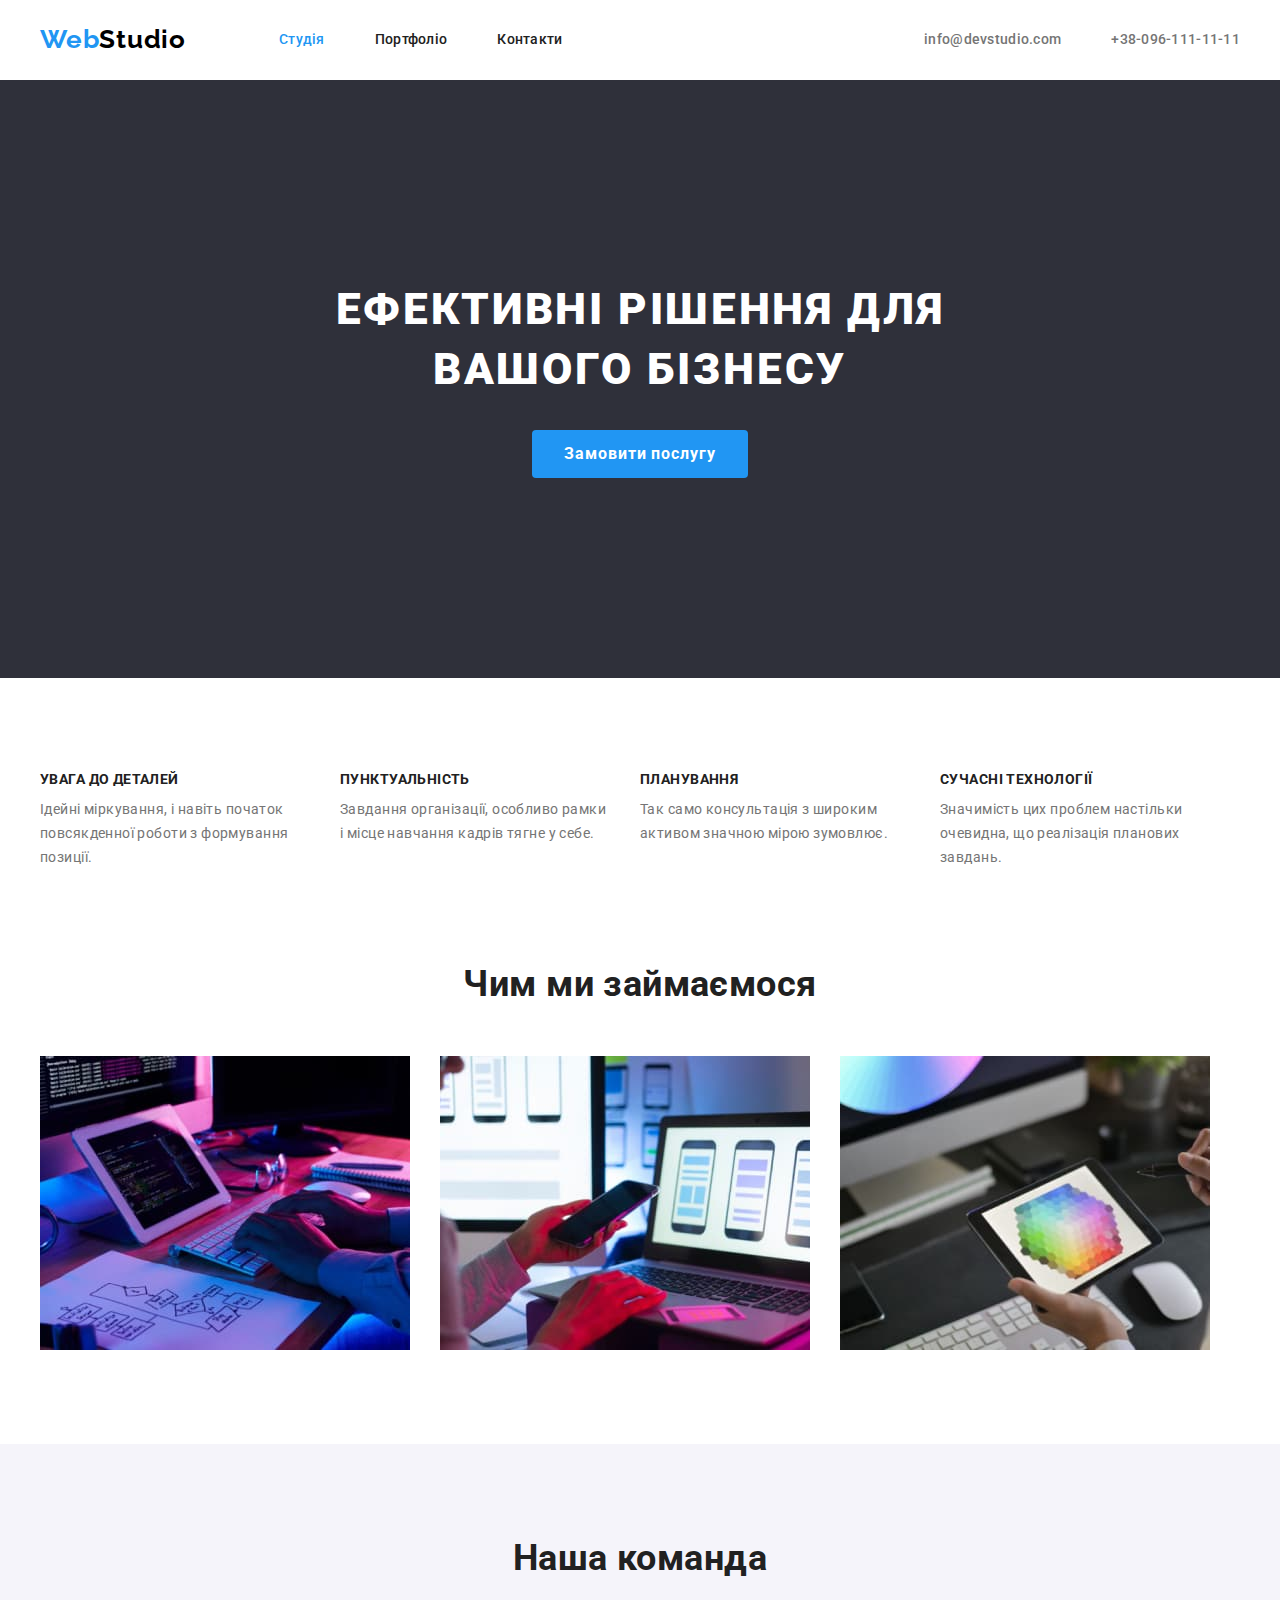
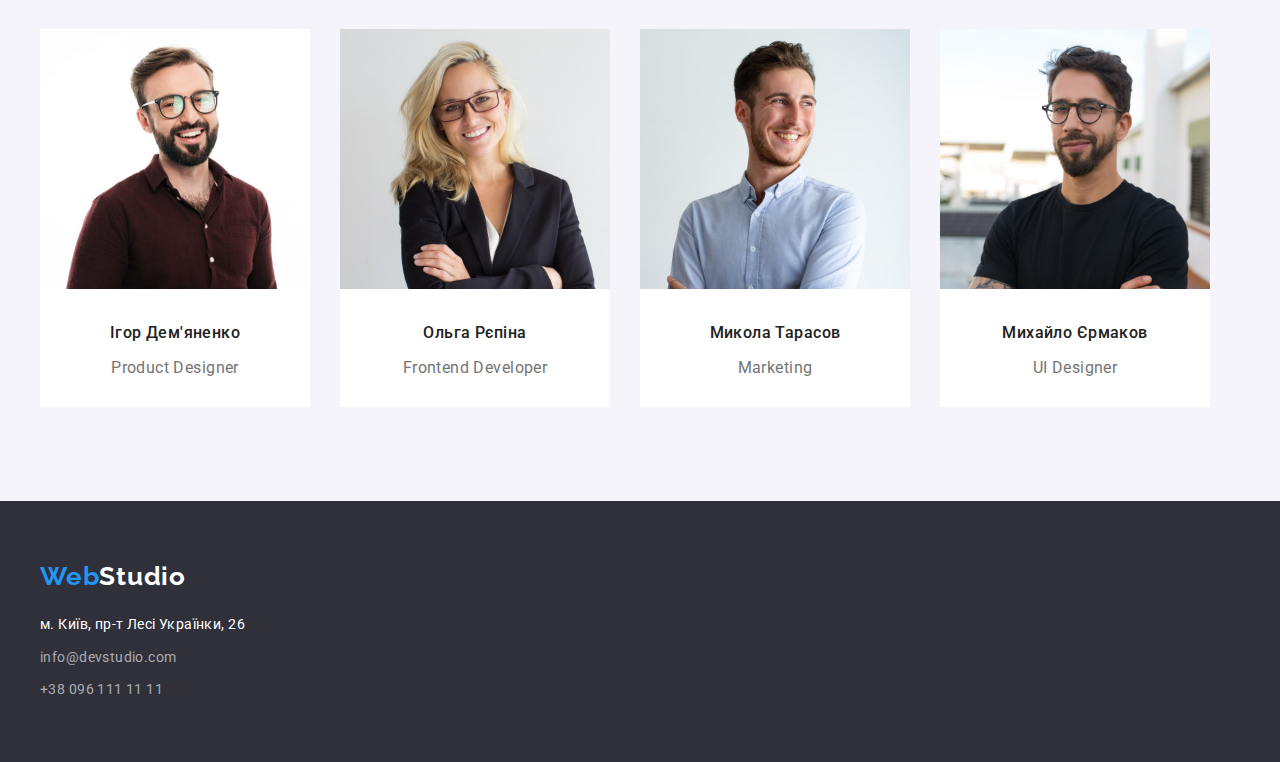
<file: index.html>
<!DOCTYPE html>
<html lang="uk">
  <head>
    <meta charset="UTF-8" />
    <meta http-equiv="X-UA-Compatible" content="IE=edge" />
    <meta name="viewport" content="width=device-width, initial-scale=1.0" />
    <title>Document</title>
    <link
      href="https://fonts.googleapis.com/css2?family=Raleway:wght@700&family=Roboto:wght@400;500;700;900&display=swap"
      rel="stylesheet"
    />
    <link
      rel="stylesheet"
      href="https://cdnjs.cloudflare.com/ajax/libs/modern-normalize/1.1.0/modern-normalize.min.css"
    />
    <link rel="stylesheet" href="./css/styles.css" />
  </head>

  <body class="body">
    <!-- Шапка сайту-->
    <header class="container main-nav">
      <a href="./index.html" class="logo"
        ><span class="logo-web">Web</span>Studio</a
      >
      <ul class="site-nav list">
        <li class="item">
          <a href="./index.html" class="link current">Студія</a>
        </li>
        <li class="item">
          <a href="./portfolio.html" class="link">Портфоліо</a>
        </li>
        <li class="item"><a href="" class="link">Контакти</a></li>
      </ul>
      <ul class="auth-nav list">
        <li class="item">
          <a href="mailto:info@devstudio.com" class="link"
            >info@devstudio.com</a
          >
        </li>
        <li class="item">
          <a href="tel:+380961111111" class="link">+38-096-111-11-11</a>
        </li>
      </ul>
    </header>

    <main>
      <!-- Hero -->
      <section class="hero">
        <div class="container">
        <h1 class="hero-title">Ефективні рішення для вашого бізнесу</h1>
        <a href="" class="button primary">Замовити послугу</a>
        </div>
      </section>

      <!--Переваги компанії-->

      <section class="section">
        <div class="container">
          <h2 hidden>Переваги компанії</h2>
          <ul class="features list">
            <li class="item">
              <h3 class="features-title">УВАГА ДО ДЕТАЛЕЙ</h3>
              <p>
                Ідейні міркування, і навіть початок повсякденної роботи з
                формування позиції.
              </p>
            </li>
            <li class="item">
              <h3 class="features-title">ПУНКТУАЛЬНІСТЬ</h3>
              <p>
                Завдання організації, особливо рамки і місце навчання кадрів
                тягне у себе.
              </p>
            </li>
            <li class="item">
              <h3 class="features-title">ПЛАНУВАННЯ</h3>
              <p>
                Так само консультація з широким активом значною мірою зумовлює.
              </p>
            </li>
            <li class="item">
              <h3 class="features-title">СУЧАСНІ ТЕХНОЛОГІЇ</h3>
              <p>
                Значимість цих проблем настільки очевидна, що реалізація
                планових завдань.
              </p>
            </li>
          </ul>
        </div>
      </section>

      <!--Чим ми займаємося-->

      <section class="section">
        <div class="container">
          <h2 class="title">Чим ми займаємося</h2>
          <ul class="projects list">
            <li class="item">
              <a href="">
                <img
                  src="./images/main/icon1.jpg"
                  alt="Кодинг"
                  width="370"
                  height="294"
                />
              </a>
            </li>
            <li class="item">
              <a href="">
                <img
                  src="./images/main/icon2.jpg"
                  alt="Створення мобільних додатків"
                  width="370"
                  height="294"
                />
              </a>
            </li>
            <li class="item">
              <a href="">
                <img
                  src="./images/main/icon3.jpg"
                  alt="Дизайн"
                  width="370"
                  height="294"
                />
              </a>
            </li>
          </ul>
        </div>
      </section>

      <!--Команда-->

      <section class="workers">
        <div class="container">
          <h2 class="title">Наша команда</h2>
          <ul class="workers-list list">
            <li class="item">
              <img
                src="./images/main/photo1.jpg"
                alt="Ігор Дем'яненко"
                width="270"
                height="260"
              />
              <h3 class="title">Ігор Дем'яненко</h3>
              <p class="position">Product Designer</p>
            </li>
            <li class="item">
              <img
                src="./images/main/photo4.jpg"
                alt="Ольга Рєпіна"
                width="270"
                height="260"
              />
              <h3 class="title">Ольга Рєпіна</h3>
              <p class="position">Frontend Developer</p>
            </li>
            <li class="item">
              <img
                src="./images/main/photo3.jpg"
                alt="Микола Тарасов"
                width="270"
                height="260"
              />
              <h3 class="title">Микола Тарасов</h3>
              <p class="position">Marketing</p>
            </li>
            <li class="item">
              <img
                src="./images/main/photo2.jpg"
                alt="Михайло Єрмаков"
                width="270"
                height="260"
              />
              <h3 class="title">Михайло Єрмаков</h3>
              <p class="position">UI Designer</p>
            </li>
          </ul>
        </div>
      </section>
    </main>

    <!--Футер-->

    <footer class="footer">
      <div class="container">
        <a href="./index.html" class="logo-bottom"
          ><span class="logo-web">Web</span>Studio</a>
        <address>
          <ul class="footer-nav list">
            <li class="item">
              <a
                href="https://goo.gl/maps/Rdk4neuZfdTBpc1s9"
                target="_blank"
                rel="noopener noreferrer nofollow"
                class="footer-adress"
                >м. Київ, пр-т Лесі Українки, 26</a
              >
            </li>
            <li class="item">
              <a href="mailto:info@devstudio.com" class="footer-contact"
                >info@devstudio.com</a
              >
            </li>
            <li class="item">
              <a href="tel:+380961111111" class="footer-contact"
                >+38 096 111 11 11</a
              >
            </li>
          </ul>
        </address>
      </div>
    </footer>
  </body>
</html>
</file>
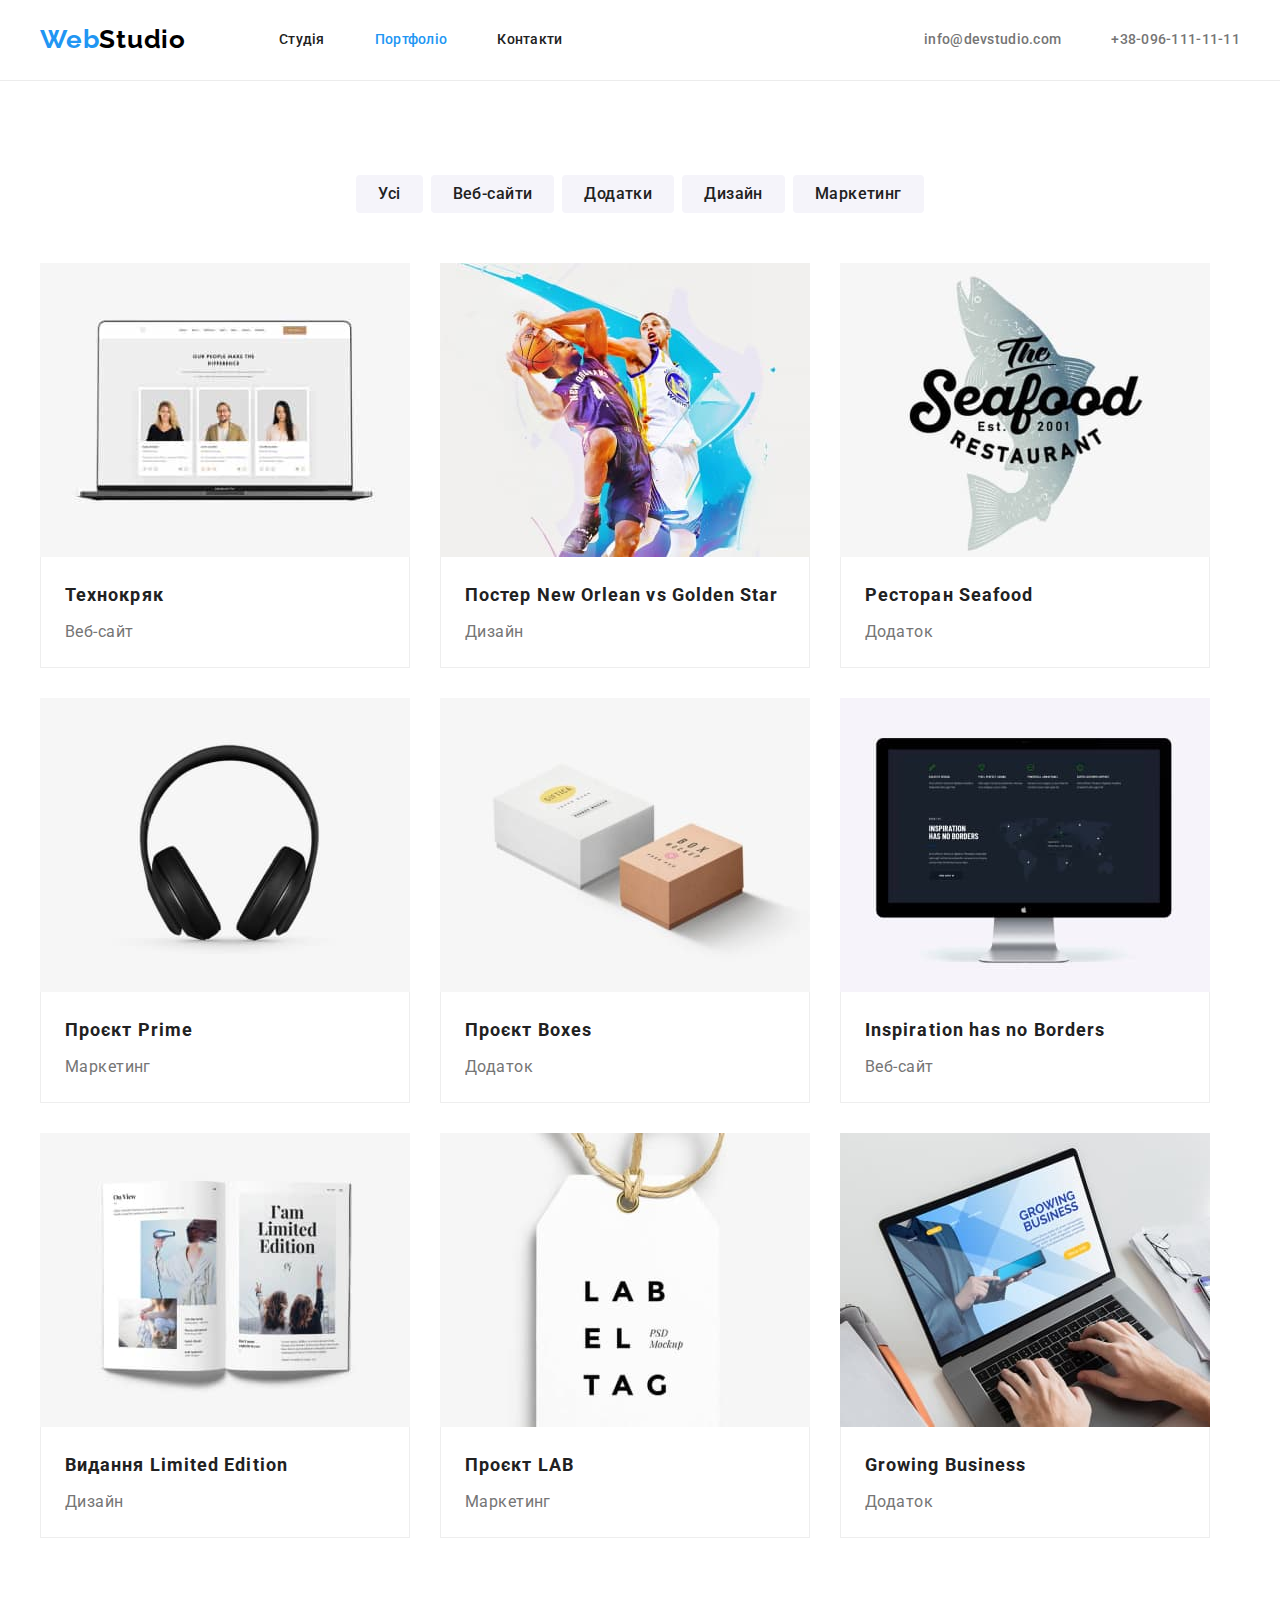
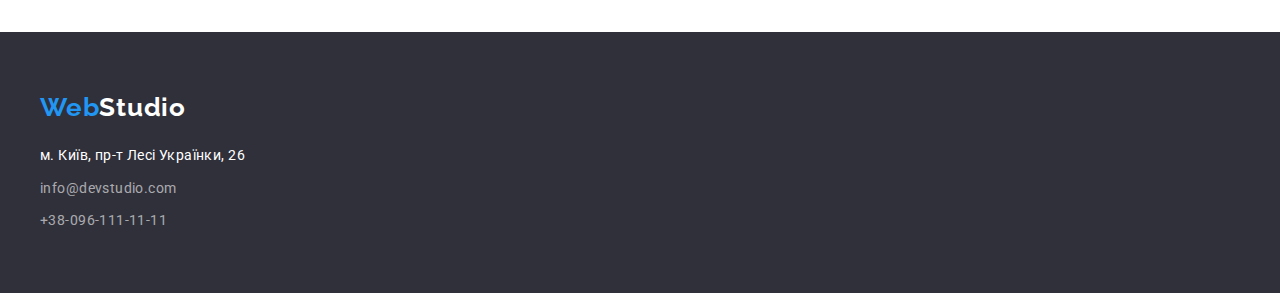
<file: portfolio.html>
<!DOCTYPE html>
<html lang="uk">
  <head>
    <meta charset="UTF-8" />
    <meta http-equiv="X-UA-Compatible" content="IE=edge" />
    <meta name="viewport" content="width=device-width, initial-scale=1.0" />
    <title>Document</title>
    <link
      href="https://fonts.googleapis.com/css2?family=Raleway:wght@700&family=Roboto:wght@400;500;700;900&display=swap"
      rel="stylesheet"
    />
    <link
      rel="stylesheet"
      href="https://cdnjs.cloudflare.com/ajax/libs/modern-normalize/1.1.0/modern-normalize.min.css"
    />
    <link rel="stylesheet" href="./css/styles.css" />
  </head>

  <body class="body">
    <!-- Шапка сайту -->
    <header class="borderbot">
      <div class="container main-nav">
      <a href="./index.html" class="logo"
        ><span class="logo-web">Web</span>Studio</a
      >
      <ul class="site-nav list">
        <li class="item"><a href="./index.html" class="link">Студія</a></li>
        <li class="item">
          <a href="./portfolio.html" class="link current">Портфоліо</a>
        </li>
        <li class="item"><a href="" class="link">Контакти</a></li>
      </ul>
      <ul class="auth-nav list">
        <li class="item">
          <a href="mailto:info@devstudio.com" class="link"
            >info@devstudio.com</a
          >
        </li>
        <li class="item">
          <a href="tel:+380961111111" class="link">+38-096-111-11-11</a>
        </li>
      </ul>
      </div>
    </header>

    <main>
      <!-- Головна -->

      <section class="section">
        <div class="container">
          <h1 hidden>Портфоліо</h1>
          <ul class="portfolio-buttoms list">
            <li class="filter">
              <button type="button" class="button secondary">Усі</button>
            </li>
            <li class="filter">
              <button type="button" class="button secondary">Веб-сайти</button>
            </li>
            <li class="filter">
              <button type="button" class="button secondary">Додатки</button>
            </li>
            <li class="filter">
              <button type="button" class="button secondary">Дизайн</button>
            </li>
            <li class="filter">
              <button type="button" class="button secondary">Маркетинг</button>
            </li>
          </ul>

          <ul class="portfoliolist list">
            <li class="item">
              <img src="./images/portfolio.img/img-1.jpg" alt="Технокряк" />
              <div class="card-text">
                <h2 class="ptitle">Технокряк</h2>
                <p class="filter">Веб-сайт</p>
              </div>
            </li>
            <li class="item">
              <img
                src="./images/portfolio.img/img-2.jpg"
                alt="New Orlean vs Golden Star"
              />
              <div class="card-text">
                <h2 class="ptitle">Постер New Orlean vs Golden Star</h2>
                <p class="filter">Дизайн</p>
              </div>
            </li>
            <li class="item">
              <img
                src="./images/portfolio.img/img-3.jpg"
                alt="Ресторан Seafood"
              />
              <div class="card-text">
                <h2 class="ptitle">Ресторан Seafood</h2>
                <p class="filter">Додаток</p>
              </div>
            </li>
            <li class="item">
              <img src="./images/portfolio.img/img-4.jpg" alt="Проєкт Prime" />
              <div class="card-text">
                <h2 class="ptitle">Проєкт Prime</h2>
                <p class="filter">Маркетинг</p>
              </div>
            </li>
            <li class="item">
              <img src="./images/portfolio.img/img-5.jpg" alt="Пороєкт Boxes" />
              <div class="card-text">
                <h2 class="ptitle">Проєкт Boxes</h2>
                <p class="filter">Додаток</p>
              </div>
            </li>
            <li class="item">
              <img
                src="./images/portfolio.img/img-6.jpg"
                alt="Inspiration has no Borders"
              />
              <div class="card-text">
                <h2 class="ptitle">Inspiration has no Borders</h2>
                <p class="filter">Веб-сайт</p>
              </div>
            </li>
            <li class="item">
              <img
                src="./images/portfolio.img/img-7.jpg"
                alt="Видання Limited Edition"
              />
              <div class="card-text">
                <h2 class="ptitle">Видання Limited Edition</h2>
                <p class="filter">Дизайн</p>
              </div>
            </li>
            <li class="item">
              <img src="./images/portfolio.img/img-8.jpg" alt="Проєкт LAB" />
              <div class="card-text">
                <h2 class="ptitle">Проєкт LAB</h2>
                <p class="filter">Маркетинг</p>
              </div>
            </li>
            <li class="item">
              <img
                src="./images/portfolio.img/img-9.jpg"
                alt="Growing Business"
              />
              <div class="card-text">
                <h2 class="ptitle">Growing Business</h2>
                <p class="filter">Додаток</p>
              </div>
            </li>
          </ul>
        </div>
      </section>
    </main>

    <!-- Футер -->
    <footer class="footer">
      <div class="container">
        <a href="./index.html" class="logo-bottom"
          ><span class="logo-web">Web</span>Studio</a
        >
        <address>
          <ul class="footer-nav list">
            <li class="item">
              <a
                href="https://goo.gl/maps/Rdk4neuZfdTBpc1s9"
                target="_blank"
                rel="noopener noreferrer nodollow"
                class="footer-adress"
                >м. Київ, пр-т Лесі Українки, 26</a
              >
            </li>
            <li class="item">
              <a href="mailto:info@devstudio.com" class="footer-contact"
                >info@devstudio.com</a
              >
            </li>
            <li class="item">
              <a href="tel:+380961111111" class="footer-contact"
                >+38-096-111-11-11</a
              >
            </li>
          </ul>
        </address>
      </div>
    </footer>
  </body>
</html>
</file>
<file: css/styles.css>
:root {
  --primary-text-color: #757575;
  --title-text-color: #212121;
  --accent-color: #2196f3;
}

.body {
  color: var(--primary-text-color);
  background-color: #ffffff;

  font-family: "Roboto", sans-serif;
  font-size: 14px;
  line-height: 1.7;
  letter-spacing: 0.03em;
}

.list {
  list-style: none;
  padding: 0;
  margin: 0;
}

.container {
  margin-left: auto;
  margin-right: auto;
  width: 1200px;
}

img {
  display: block;
  max-width: 100%;
  height: auto;
}

/* Header */

.borderbot {
  border-bottom: 1px solid #ececec;
}

/* Logo */

.logo {
  color: #000;
  font-family: "Raleway", sans-serif;
  font-weight: 700;
  font-size: 26px;
  line-height: 1.2;
  letter-spacing: 0.03em;
  text-decoration: none;
}

.logo-web {
  color: var(--accent-color);
}

.logo-bottom {
  color: #ffffff;
  font-family: "Raleway", sans-serif;
  font-weight: 700;
  font-size: 26px;
  line-height: 1.2;
  letter-spacing: 0.03em;
  text-decoration: none;
}
/* Site nav */

.main-nav {
  display: flex;
  align-items: center;
}

.site-nav {
  display: flex;
  margin-left: 93px;
}

.site-nav .item:not(:last-child) {
  margin-right: 50px;
}

.auth-nav {
  display: flex;
  margin-left: auto;
}

.auth-nav .item:not(:last-child) {
  margin-right: 50px;
}

.site-nav .link,
.auth-nav .link {
  display: block;
  padding-top: 32px;
  padding-bottom: 32px;

  font-weight: 500;
  font-size: 14px;
  line-height: 1.14;
  letter-spacing: 0.02em;
  text-decoration: none;
}

.site-nav .link {
  color: var(--title-text-color);
}

.auth-nav .link {
  color: var(--primary-text-color);
}

.site-nav .link.current {
  color: var(--accent-color);
}

.site-nav .link:hover,
.site-nav .link:focus,
.auth-nav .link:hover,
.auth-nav .link:focus,
.footer-nav .footer-adress:hover,
.footer-nav .footer-adress:focus,
.footer-nav .footer-contact:hover,
.footer-nav .footer-contact:focus {
  color: var(--accent-color);
}

/* Hero */
.hero {
  background-color: #2f303a;
  text-align: center;
  padding-top: 200px;
  padding-bottom: 200px;
}

.hero .hero-title {
  width: 696px;
  margin-bottom: 30px;
  margin-top: 0;
  margin-left: auto;
  margin-right: auto;

  color: #ffffff;

  font-weight: 900;
  font-size: 44px;
  line-height: 1.36;
  text-align: center;
  letter-spacing: 0.06em;
  text-transform: uppercase;
}

/* Buttons */

.button.primary {
  display: inline-block;
  border-radius: 4px;
  padding: 10px 32px;
  min-width: 216px;

  color: #ffffff;
  background-color: var(--accent-color);

  font-family: inherit;
  font-weight: 700;
  font-size: 16px;
  line-height: 1.8;
  align-items: center;
  text-align: center;
  letter-spacing: 0.06em;
  text-decoration: none;
}

.filter {
  margin-right: 8px;
}

.filter:last-child {
  margin-right: 0;
}

.button.secondary {
  color: var(--title-text-color);
  background-color: #f5f4fa;

  padding: 6px 22px;
  border-radius: 4px;
  border: 0;

  font-family: inherit;
  font-style: normal;
  font-weight: 500;
  font-size: 16px;
  line-height: 1.62;
  text-align: center;
  letter-spacing: inherit;

  cursor: pointer;
}

.button.secondary:hover,
.button.secondary:focus {
  color: #ffffff;
  background-color: var(--accent-color);
}

/* Sections */
.section {
  padding-top: 94px;
}
/* Features */

.features {
  display: flex;
}

.features .item {
  width: 270px;
  margin-right: 30px;
}

.features .item:last-child {
  margin-right: 0;
}

.features .features-title {
  margin-top: 0;
  margin-bottom: 10px;

  color: var(--title-text-color);
  font-size: 14px;
  line-height: 1.14;
}

.features p {
  margin-top: 0;
  margin-bottom: 0;
}

/* Profects */

.section .title,
.workers .title {
  margin-top: 0;
  margin-bottom: 50px;

  color: var(--title-text-color);
  font-size: 36px;
  line-height: 1.16;
  text-align: center;
}

.projects {
  display: flex;
  margin-bottom: 94px;
}

.projects .item {
  margin-right: 30px;
}

.projects .item:last-child {
  margin-right: 0;
}

/* Workers */

.workers {
  padding-top: 94px;
  background-color: #f5f4fa;
  padding-bottom: 94px;
}

.workers-list {
  display: flex;
}

.workers-list .item {
  margin-right: 30px;
  background-color: #ffffff;
}

.workers-list .item:last-child {
  margin-right: 0;
}

.workers-list .title {
  margin-top: 30px;
  margin-bottom: 10px;

  color: var(--title-text-color);
  font-weight: 500;
  font-size: 16px;
  line-height: 1.8;
  text-align: center;
}

.workers-list .position {
  margin-top: 0;
  margin-bottom: 0;
  padding-bottom: 30px;

  font-size: 16px;
  line-height: 19px;
  text-align: center;
}

/* Portfolio */

/* Portfolio buttoms */

.portfolio-buttoms {
  display: flex;
  justify-content: center;
  margin-bottom: 50px;
}

/* Portfolio main */

.portfoliolist {
  display: flex;
  flex-wrap: wrap;
  padding-bottom: 94px;
}

.portfoliolist .item {
  width: 370px;
  /* width: calc((100% - 60px) / 3); */
  margin-right: 30px;
  margin-bottom: 30px;
}
.portfoliolist .item:nth-child(3n) {
  margin-right: 0;
}

.portfoliolist .item:nth-last-child(-n + 3) {
  margin-bottom: 0;
}

.portfoliolist .card-text {
  padding-top: 20px;
  padding-bottom: 20px;
  padding-left: 24px;
  padding-right: 24px;

  border-bottom: 1px solid #eeeeee;
  border-left: 1px solid #eeeeee;
  border-right: 1px solid #eeeeee;
}

.portfoliolist .ptitle {
  margin-top: 0;
  margin-bottom: 0;
  padding-bottom: 4px;

  color: var(--title-text-color);
  font-size: 18px;
  line-height: 2;
  letter-spacing: 0.06em;
  text-align: left;
}

.portfoliolist .filter {
  margin-top: 0;
  margin-bottom: 0;

  color: var(--primary-text-color);
  font-size: 16px;
  line-height: 1.88;
  text-align: left;
}

/* Footer */

.footer {
  padding-top: 60px;
  padding-bottom: 60px;

  background-color: #2f303a;
}

.footer-nav {
  padding-top: 20px;
}

.footer-nav .item {
  padding-bottom: 9px;
}

.footer-nav .item:last-child {
  padding-bottom: 0;
}

.footer-nav .footer-adress {
  color: #ffffff;
  text-decoration: none;
  font-style: normal;
}

.footer-nav .footer-contact {
  color: rgba(255, 255, 255, 0.6);
  text-decoration: none;
  font-style: normal;
}
</file>
